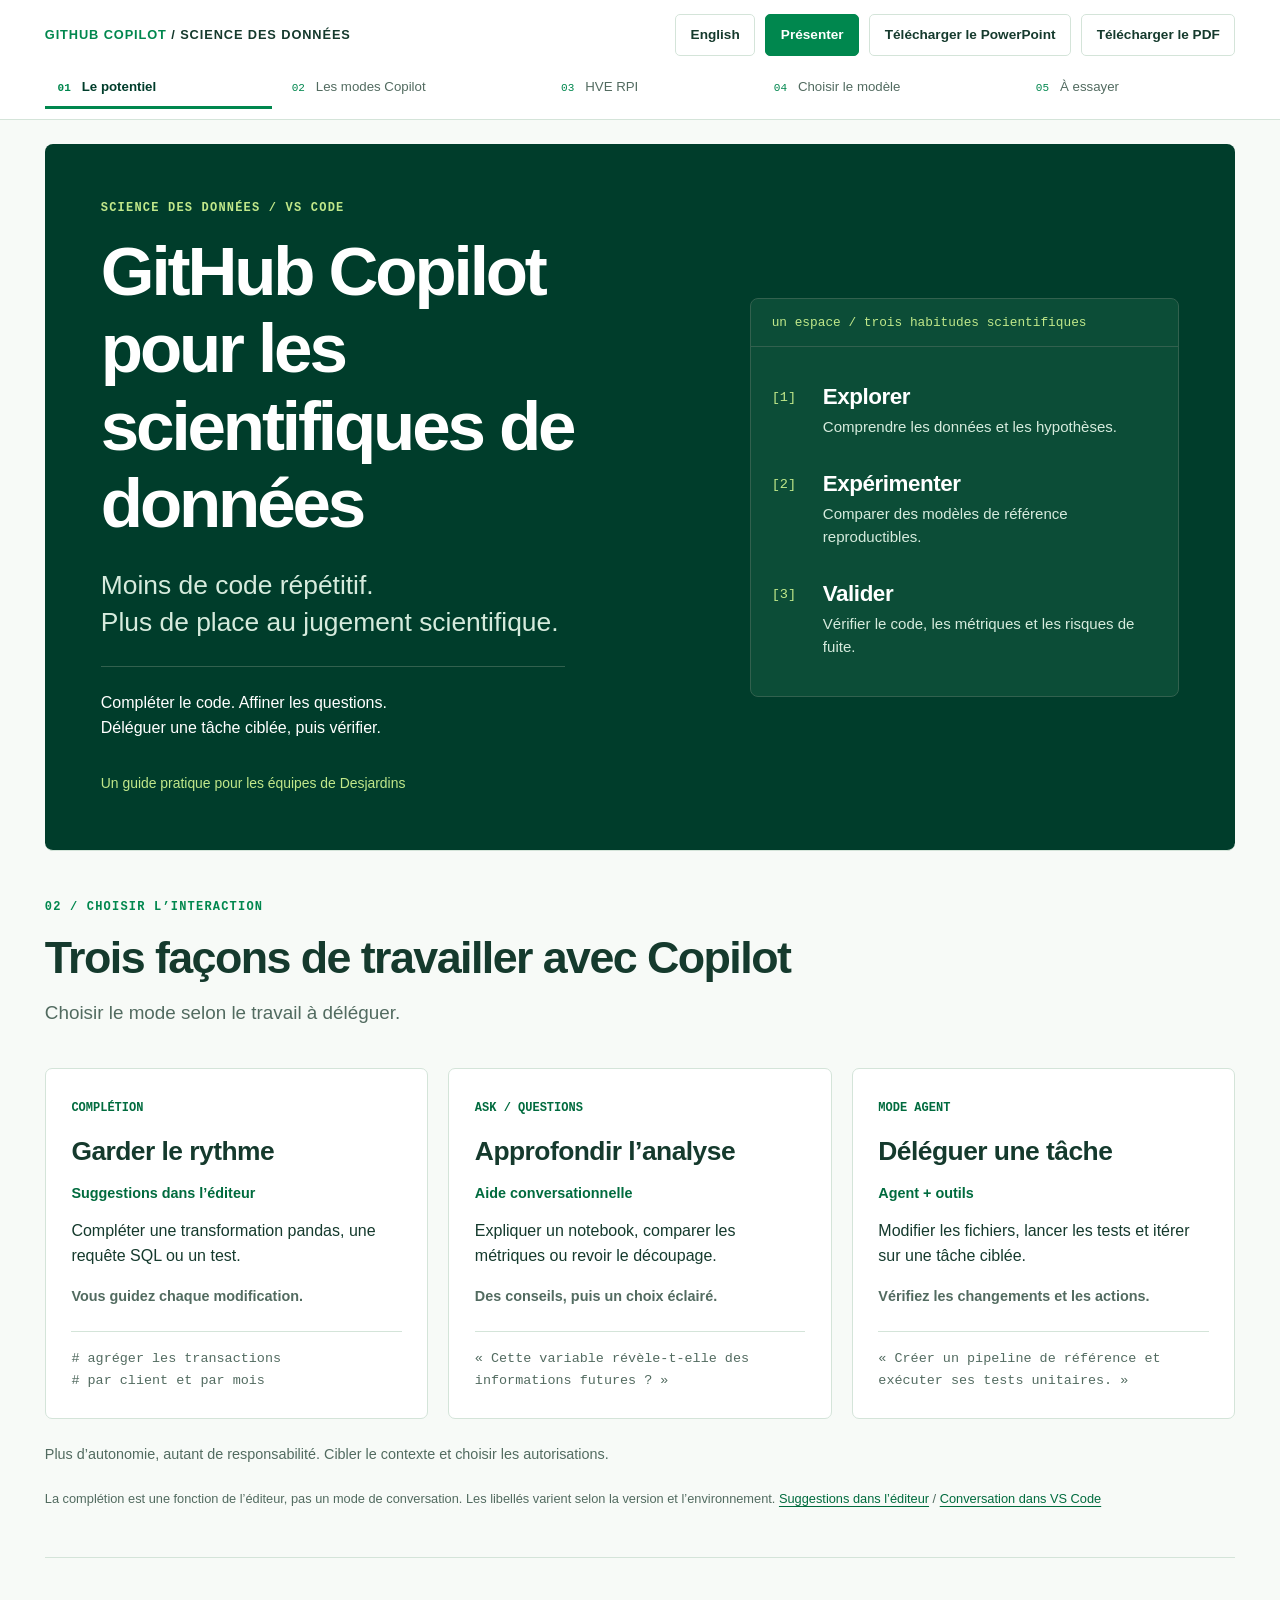
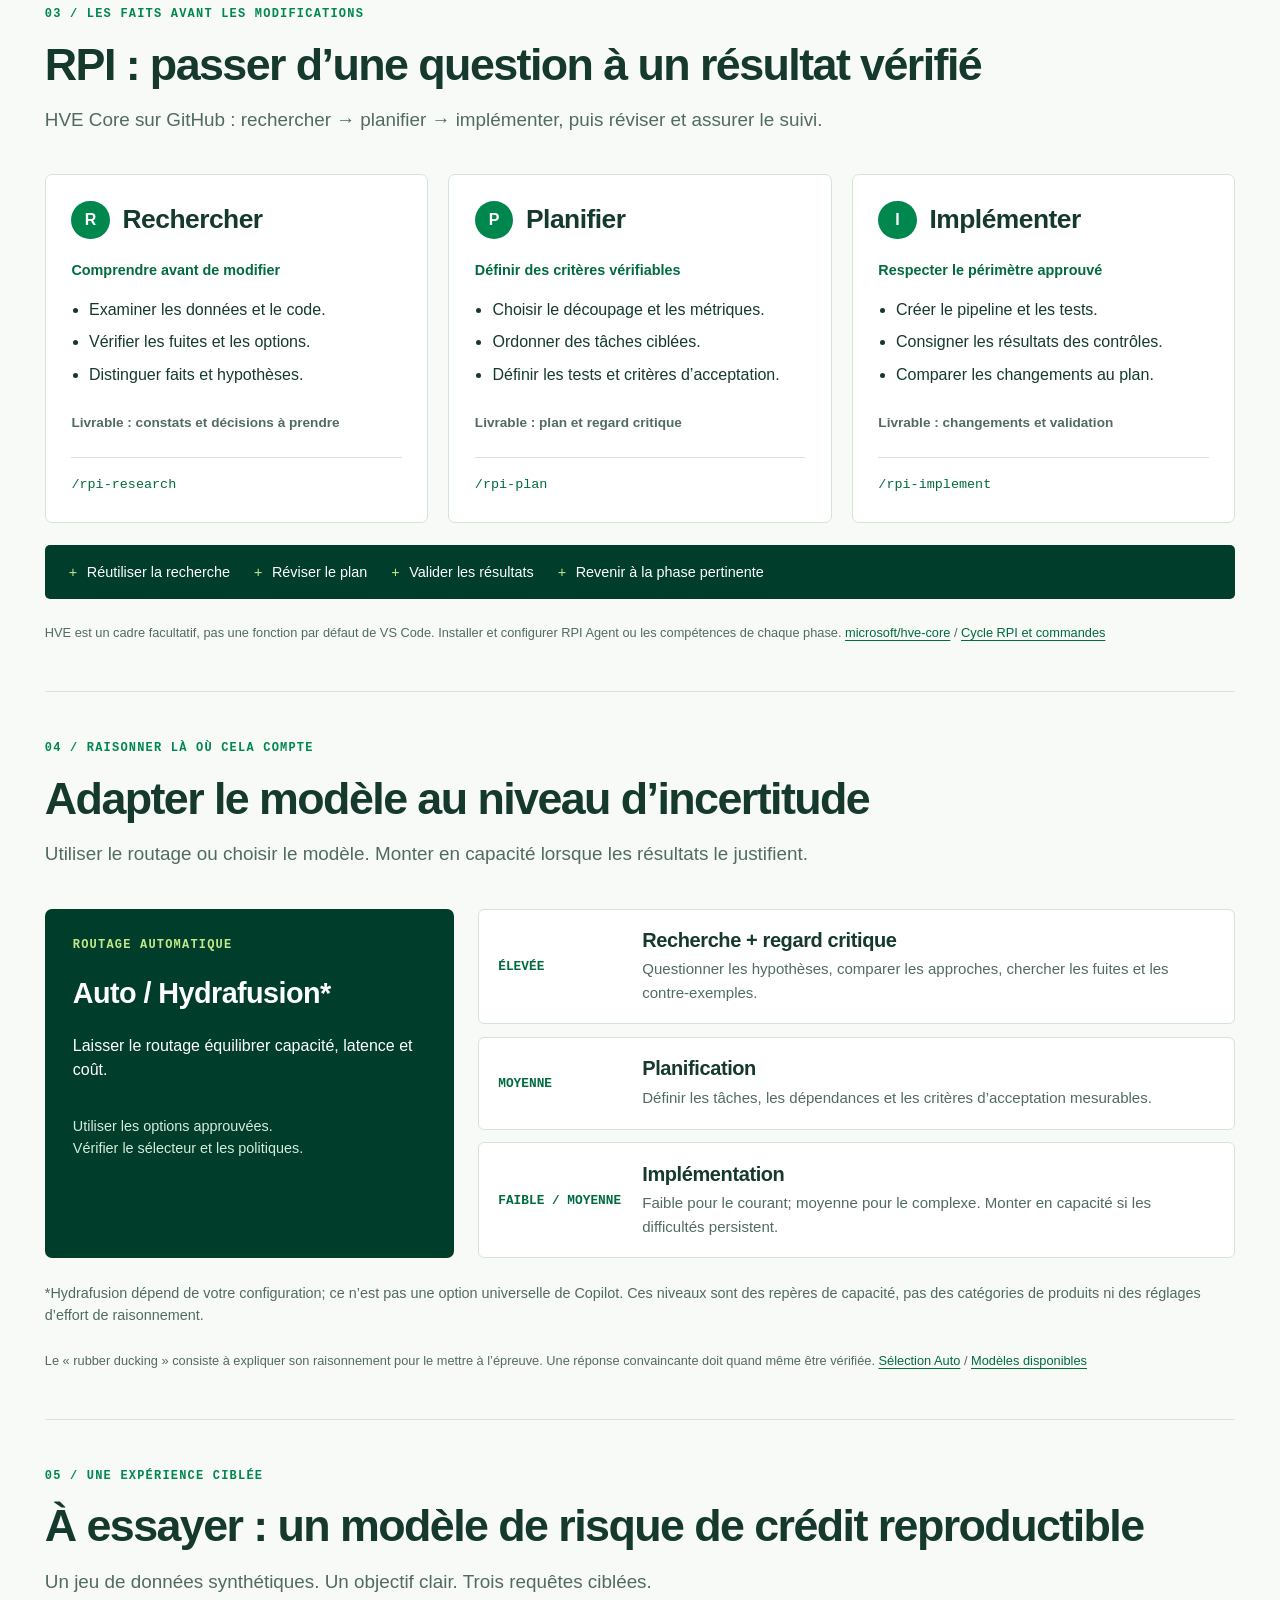
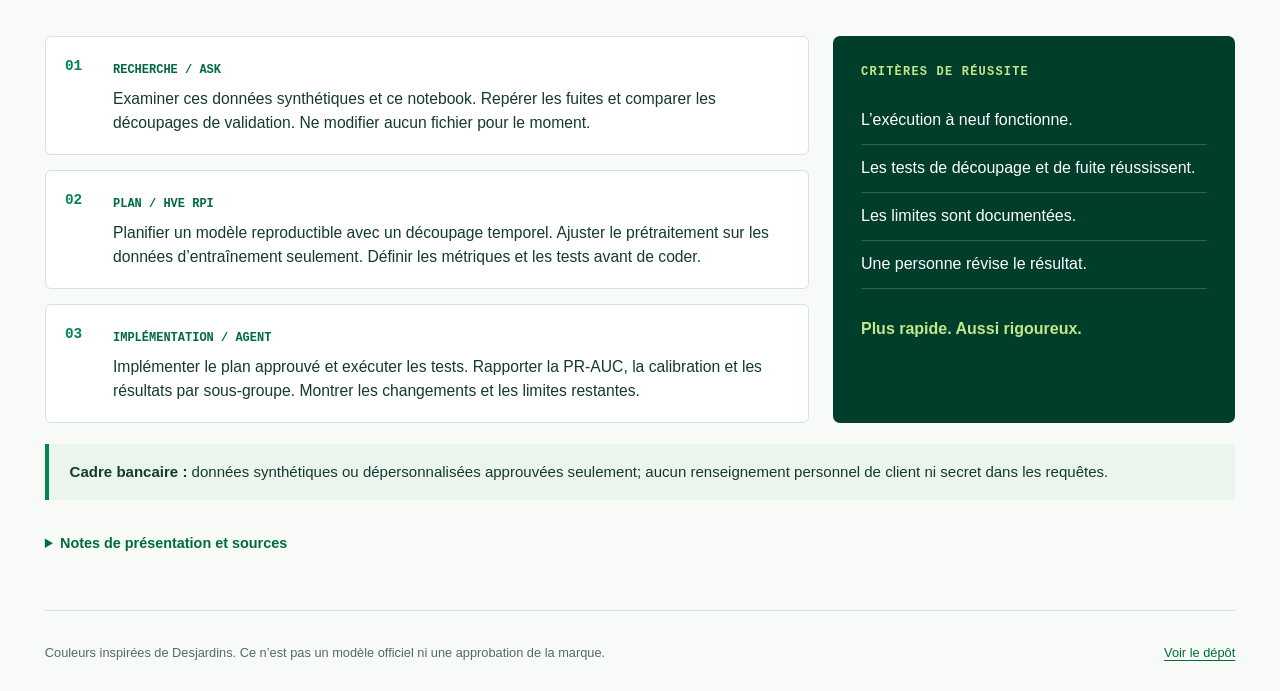
<file: index.html>
<!doctype html>
<html lang="fr-CA">
<head>
  <meta charset="utf-8">
  <meta name="viewport" content="width=device-width, initial-scale=1">
  <meta name="description" content="Cinq diapositives sur GitHub Copilot pour les scientifiques de données dans VS Code : complétion, Ask, mode agent, HVE RPI et choix du modèle.">
  <meta name="theme-color" content="#00874e">
  <link rel="alternate" hreflang="fr" href="./">
  <link rel="alternate" hreflang="en" href="en.html">
  <title>GitHub Copilot pour les scientifiques de données | VS Code + HVE RPI</title>
  <link rel="stylesheet" href="assets/presentation.css">
</head>
<body>
  <a class="skip" href="#main">Aller à la présentation</a>
  <header class="site-header">
    <div class="toolbar">
      <div class="wordmark"><span>GITHUB COPILOT</span> / SCIENCE DES DONNÉES</div>
      <div class="actions">
        <a class="button" href="en.html" lang="en" hreflang="en" aria-label="Read the English version">English</a>
        <button id="present" class="button primary" type="button" aria-pressed="false" hidden>Présenter</button>
        <a class="button" href="presentations/github-copilot-data-scientists-desjardins-fr.pptx" download>Télécharger le PowerPoint</a>
        <a class="button" href="presentations/github-copilot-data-scientists-desjardins-fr.pdf" download>Télécharger le PDF</a>
      </div>
    </div>
    <nav class="chapter-nav" aria-label="Diapositives de la présentation">
      <a href="#slide-1" aria-current="step"><small>01</small> Le potentiel</a>
      <a href="#slide-2"><small>02</small> Les modes Copilot</a>
      <a href="#slide-3"><small>03</small> HVE RPI</a>
      <a href="#slide-4"><small>04</small> Choisir le modèle</a>
      <a href="#slide-5"><small>05</small> À essayer</a>
    </nav>
  </header>

  <main id="main">
    <section class="slide hero is-active" id="slide-1" aria-labelledby="title-1" tabindex="-1">
      <div>
        <p class="eyebrow">Science des données / VS Code</p>
        <h1 id="title-1">GitHub Copilot<br>pour les scientifiques de données</h1>
        <p class="thesis">Moins de code répétitif.<br>Plus de place au jugement scientifique.</p>
        <p class="promise">Compléter le code. Affiner les questions.<br>Déléguer une tâche ciblée, puis vérifier.</p>
        <p class="audience">Un guide pratique pour les équipes de Desjardins</p>
      </div>
      <div class="notebook" aria-label="Le travail en science des données dans un seul espace">
        <div class="notebook-header">un espace / trois habitudes scientifiques</div>
        <ol>
          <li><div><h3>Explorer</h3><p>Comprendre les données et les hypothèses.</p></div></li>
          <li><div><h3>Expérimenter</h3><p>Comparer des modèles de référence reproductibles.</p></div></li>
          <li><div><h3>Valider</h3><p>Vérifier le code, les métriques et les risques de fuite.</p></div></li>
        </ol>
      </div>
    </section>

    <section class="slide" id="slide-2" aria-labelledby="title-2" tabindex="-1">
      <p class="eyebrow">02 / Choisir l’interaction</p>
      <h2 id="title-2">Trois façons de travailler avec Copilot</h2>
      <p class="intro">Choisir le mode selon le travail à déléguer.</p>
      <div class="cards">
        <article class="card">
          <span class="tag">COMPLÉTION</span>
          <h3>Garder le rythme</h3>
          <p class="lead">Suggestions dans l’éditeur</p>
          <p>Compléter une transformation pandas, une requête SQL ou un test.</p>
          <p class="guard">Vous guidez chaque modification.</p>
          <code># agréger les transactions<br># par client et par mois</code>
        </article>
        <article class="card">
          <span class="tag">ASK / QUESTIONS</span>
          <h3>Approfondir l’analyse</h3>
          <p class="lead">Aide conversationnelle</p>
          <p>Expliquer un notebook, comparer les métriques ou revoir le découpage.</p>
          <p class="guard">Des conseils, puis un choix éclairé.</p>
          <code>« Cette variable révèle-t-elle des informations futures ? »</code>
        </article>
        <article class="card">
          <span class="tag">MODE AGENT</span>
          <h3>Déléguer une tâche</h3>
          <p class="lead">Agent + outils</p>
          <p>Modifier les fichiers, lancer les tests et itérer sur une tâche ciblée.</p>
          <p class="guard">Vérifiez les changements et les actions.</p>
          <code>« Créer un pipeline de référence et exécuter ses tests unitaires. »</code>
        </article>
      </div>
      <p class="section-note">Plus d’autonomie, autant de responsabilité. Cibler le contexte et choisir les autorisations.</p>
      <p class="source">La complétion est une fonction de l’éditeur, pas un mode de conversation. Les libellés varient selon la version et l’environnement.
        <a href="https://code.visualstudio.com/docs/editing/ai-powered-suggestions">Suggestions dans l’éditeur</a> /
        <a href="https://code.visualstudio.com/docs/chat/chat-overview">Conversation dans VS Code</a>
      </p>
    </section>

    <section class="slide" id="slide-3" aria-labelledby="title-3" tabindex="-1">
      <p class="eyebrow">03 / Les faits avant les modifications</p>
      <h2 id="title-3">RPI : passer d’une question à un résultat vérifié</h2>
      <p class="intro">HVE Core sur GitHub : rechercher &rarr; planifier &rarr; implémenter, puis réviser et assurer le suivi.</p>
      <div class="cards rpi">
        <article class="card">
          <div class="step-title"><span class="step-letter" aria-hidden="true">R</span><h3>Rechercher</h3></div>
          <p class="lead">Comprendre avant de modifier</p>
          <ul><li>Examiner les données et le code.</li><li>Vérifier les fuites et les options.</li><li>Distinguer faits et hypothèses.</li></ul>
          <p class="output">Livrable : constats et décisions à prendre</p>
          <code>/rpi-research</code>
        </article>
        <article class="card">
          <div class="step-title"><span class="step-letter" aria-hidden="true">P</span><h3>Planifier</h3></div>
          <p class="lead">Définir des critères vérifiables</p>
          <ul><li>Choisir le découpage et les métriques.</li><li>Ordonner des tâches ciblées.</li><li>Définir les tests et critères d’acceptation.</li></ul>
          <p class="output">Livrable : plan et regard critique</p>
          <code>/rpi-plan</code>
        </article>
        <article class="card">
          <div class="step-title"><span class="step-letter" aria-hidden="true">I</span><h3>Implémenter</h3></div>
          <p class="lead">Respecter le périmètre approuvé</p>
          <ul><li>Créer le pipeline et les tests.</li><li>Consigner les résultats des contrôles.</li><li>Comparer les changements au plan.</li></ul>
          <p class="output">Livrable : changements et validation</p>
          <code>/rpi-implement</code>
        </article>
      </div>
      <div class="review-strip"><span>Réutiliser la recherche</span><span>Réviser le plan</span><span>Valider les résultats</span><span>Revenir à la phase pertinente</span></div>
      <p class="source">HVE est un cadre facultatif, pas une fonction par défaut de VS Code. Installer et configurer RPI Agent ou les compétences de chaque phase.
        <a href="https://github.com/microsoft/hve-core">microsoft/hve-core</a> /
        <a href="https://github.com/microsoft/hve-core/blob/main/docs/rpi/README.md">Cycle RPI et commandes</a>
      </p>
    </section>

    <section class="slide" id="slide-4" aria-labelledby="title-4" tabindex="-1">
      <p class="eyebrow">04 / Raisonner là où cela compte</p>
      <h2 id="title-4">Adapter le modèle au niveau d’incertitude</h2>
      <p class="intro">Utiliser le routage ou choisir le modèle. Monter en capacité lorsque les résultats le justifient.</p>
      <div class="model-layout">
        <aside class="router" aria-label="Routage automatique">
          <p class="eyebrow">Routage automatique</p>
          <h3>Auto / Hydrafusion*</h3>
          <p>Laisser le routage équilibrer capacité, latence et coût.</p>
          <p>Utiliser les options approuvées.<br>Vérifier le sélecteur et les politiques.</p>
        </aside>
        <div class="model-rows" aria-label="Choix manuel de la capacité">
          <article class="model-row"><strong>ÉLEVÉE</strong><div><h3>Recherche + regard critique</h3><p>Questionner les hypothèses, comparer les approches, chercher les fuites et les contre-exemples.</p></div></article>
          <article class="model-row"><strong>MOYENNE</strong><div><h3>Planification</h3><p>Définir les tâches, les dépendances et les critères d’acceptation mesurables.</p></div></article>
          <article class="model-row"><strong>FAIBLE / MOYENNE</strong><div><h3>Implémentation</h3><p>Faible pour le courant; moyenne pour le complexe. Monter en capacité si les difficultés persistent.</p></div></article>
        </div>
      </div>
      <p class="section-note">*Hydrafusion dépend de votre configuration; ce n’est pas une option universelle de Copilot. Ces niveaux sont des repères de capacité, pas des catégories de produits ni des réglages d’effort de raisonnement.</p>
      <p class="source">Le « rubber ducking » consiste à expliquer son raisonnement pour le mettre à l’épreuve. Une réponse convaincante doit quand même être vérifiée.
        <a href="https://docs.github.com/en/copilot/concepts/models/auto-model-selection">Sélection Auto</a> /
        <a href="https://docs.github.com/en/copilot/reference/ai-models/supported-models">Modèles disponibles</a>
      </p>
    </section>

    <section class="slide" id="slide-5" aria-labelledby="title-5" tabindex="-1">
      <p class="eyebrow">05 / Une expérience ciblée</p>
      <h2 id="title-5">À essayer : un modèle de risque de crédit reproductible</h2>
      <p class="intro">Un jeu de données synthétiques. Un objectif clair. Trois requêtes ciblées.</p>
      <div class="demo-layout">
        <div class="prompts">
          <article class="prompt"><span class="prompt-number" aria-hidden="true">01</span><div><span class="tag">RECHERCHE / ASK</span><blockquote>Examiner ces données synthétiques et ce notebook. Repérer les fuites et comparer les découpages de validation. Ne modifier aucun fichier pour le moment.</blockquote></div></article>
          <article class="prompt"><span class="prompt-number" aria-hidden="true">02</span><div><span class="tag">PLAN / HVE RPI</span><blockquote>Planifier un modèle reproductible avec un découpage temporel. Ajuster le prétraitement sur les données d’entraînement seulement. Définir les métriques et les tests avant de coder.</blockquote></div></article>
          <article class="prompt"><span class="prompt-number" aria-hidden="true">03</span><div><span class="tag">IMPLÉMENTATION / AGENT</span><blockquote>Implémenter le plan approuvé et exécuter les tests. Rapporter la PR-AUC, la calibration et les résultats par sous-groupe. Montrer les changements et les limites restantes.</blockquote></div></article>
        </div>
        <aside class="done" aria-label="Critères d’acceptation">
          <p class="eyebrow">Critères de réussite</p>
          <ul><li>L’exécution à neuf fonctionne.</li><li>Les tests de découpage et de fuite réussissent.</li><li>Les limites sont documentées.</li><li>Une personne révise le résultat.</li></ul>
          <p>Plus rapide. Aussi rigoureux.</p>
        </aside>
      </div>
      <p class="guardrail"><strong>Cadre bancaire :</strong> données synthétiques ou dépersonnalisées approuvées seulement; aucun renseignement personnel de client ni secret dans les requêtes.</p>
      <details>
        <summary>Notes de présentation et sources</summary>
        <p>Il s’agit d’un exemple éducatif, pas d’une approbation de modèle de crédit en production. Convenir des seuils avec le métier avant de coder. Tenir compte de l’horizon de prédiction, de l’isolation des clients et des intervalles temporels selon les données. Conserver un jeu de test final intact.</p>
        <p>La PR-AUC n’est pas un critère suffisant. La calibration, l’incertitude et les sous-groupes doivent être interprétés dans leur contexte. Une analyse par sous-groupe ne démontre ni l’équité ni la conformité. Une exécution à neuf nécessite des dépendances et des graines aléatoires documentées, ainsi qu’un environnement vierge.</p>
        <p>Les politiques du client déterminent les données, les fournisseurs, les autorisations et les durées de conservation acceptables. La dépersonnalisation exige une approbation et ne garantit pas la confidentialité. Les niveaux de capacité proposés sont des conseils d’atelier, pas des exigences HVE. Le comportement et la disponibilité d’Hydrafusion n’ont pas été vérifiés dans la documentation publique de Copilot.</p>
        <ul>
          <li><a href="https://code.visualstudio.com/docs/editing/ai-powered-suggestions">VS Code : suggestions dans l’éditeur</a></li>
          <li><a href="https://code.visualstudio.com/docs/chat/chat-overview">VS Code : conversation et contexte</a></li>
          <li><a href="https://github.com/microsoft/hve-core/blob/main/docs/rpi/README.md">HVE Core : cycle RPI</a> (recherche au besoin, critique du plan, implémentation, révision facultative et suivi)</li>
          <li><a href="https://docs.github.com/en/copilot/concepts/models/auto-model-selection">GitHub : sélection Auto</a></li>
          <li><a href="https://docs.github.com/en/copilot/reference/ai-models/supported-models">GitHub : modèles pris en charge</a></li>
        </ul>
        <p>Sources consultées le 20 octobre 2026. Les fonctionnalités, la disponibilité et les libellés peuvent évoluer.</p>
      </details>
    </section>
  </main>

  <div class="present-controls" id="present-controls" hidden>
    <button class="button" id="previous" type="button" aria-label="Diapositive précédente">Précédente</button>
    <span id="counter">1 / 5</span>
    <button class="button primary" id="next" type="button" aria-label="Diapositive suivante">Suivante</button>
    <span class="source">Flèches pour naviguer. Échap pour revenir à la lecture.</span>
  </div>
  <p class="sr-only" id="announcement" aria-live="polite" aria-atomic="true"></p>
  <footer class="page-footer">
    <span>Couleurs inspirées de Desjardins. Ce n’est pas un modèle officiel ni une approbation de la marque.</span>
    <a href="https://github.com/devopsabcs-engineering/dj-github-copilot-fundamentals">Voir le dépôt</a>
  </footer>
  <script src="assets/presentation.js"></script>
</body>
</html>
</file>
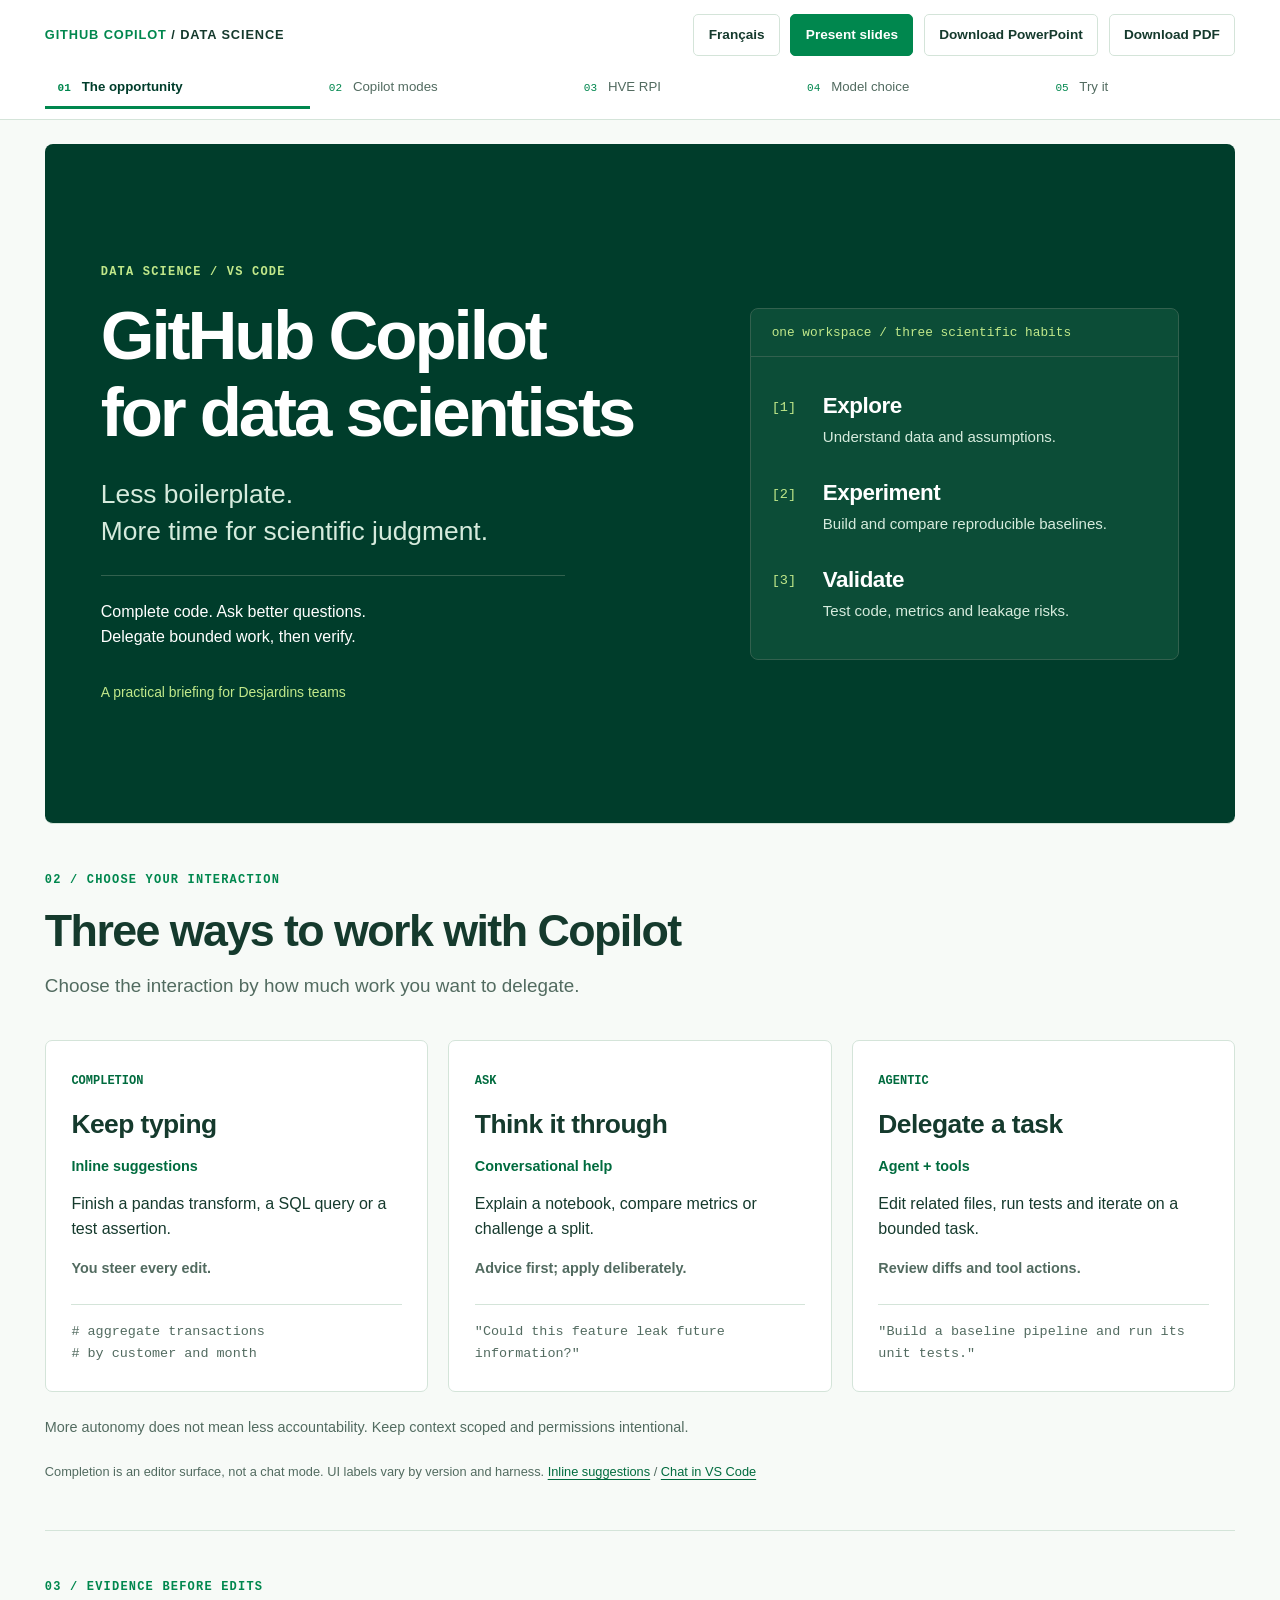
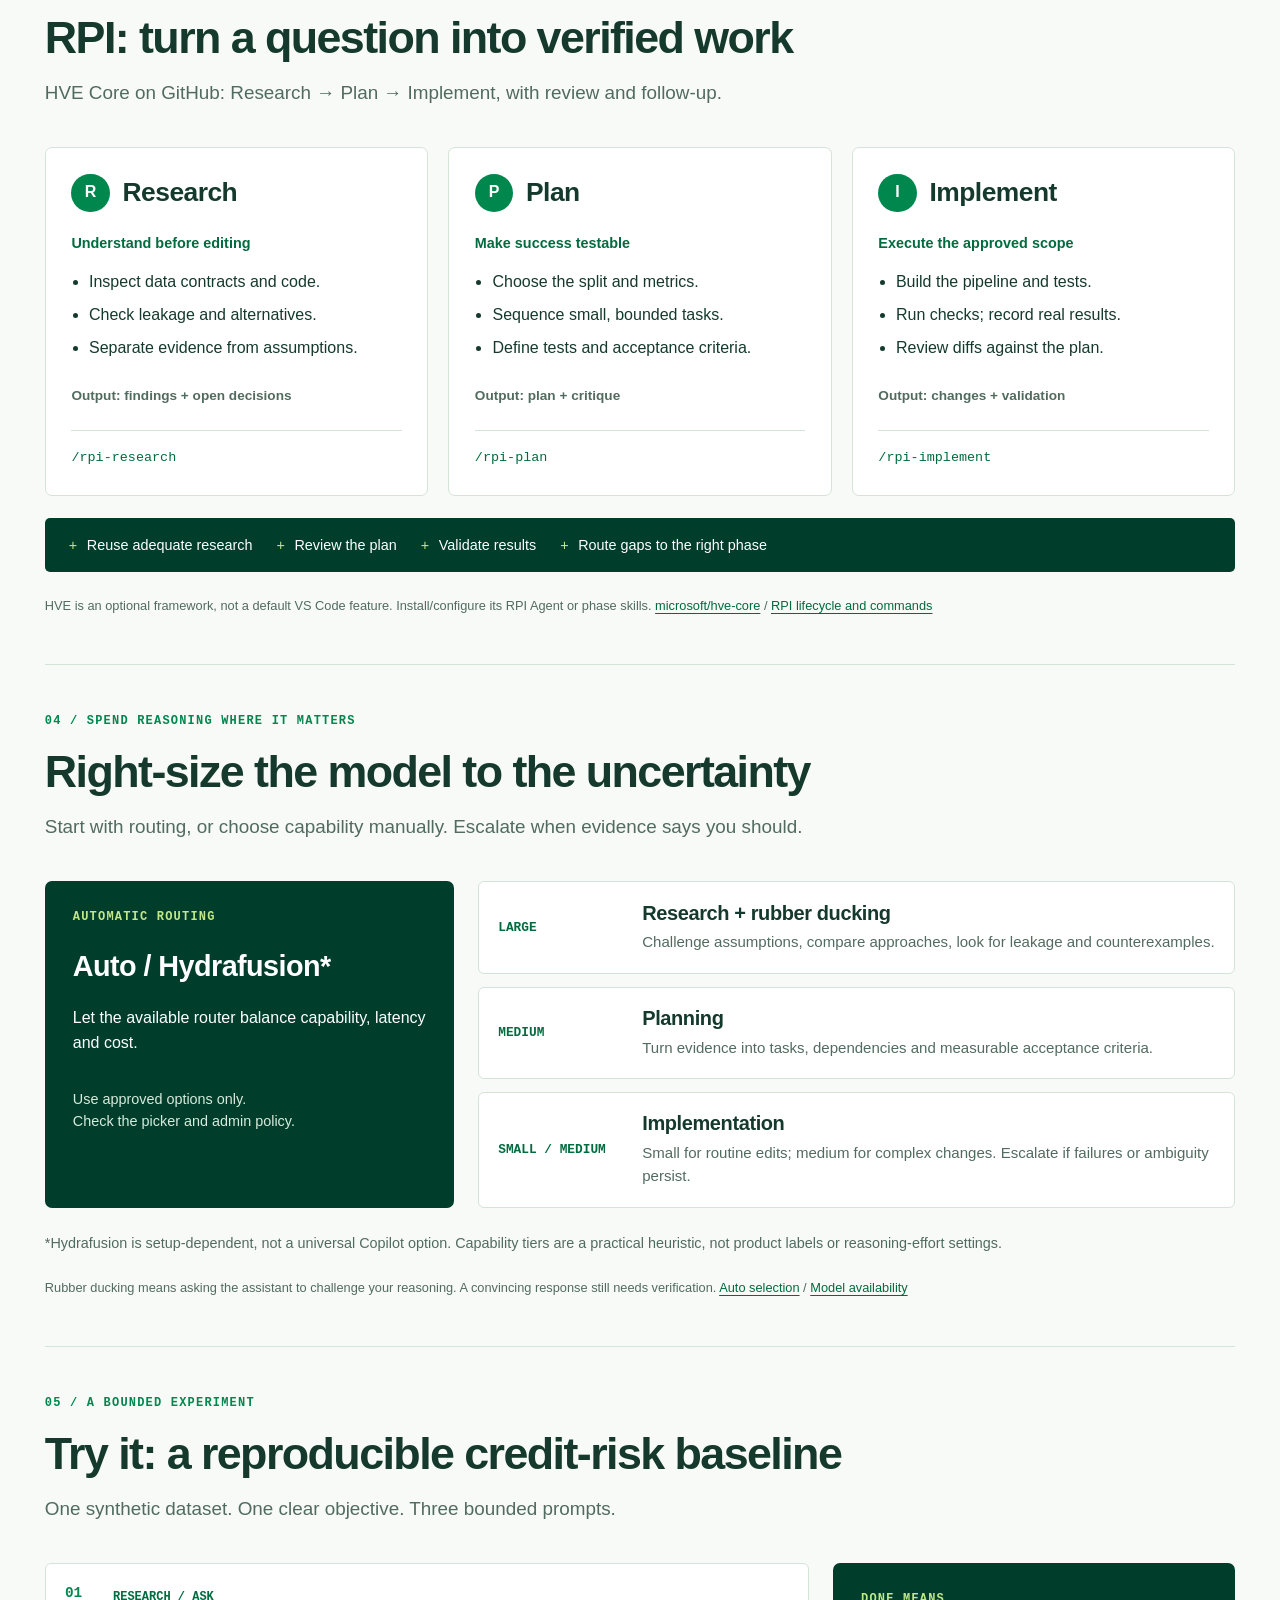
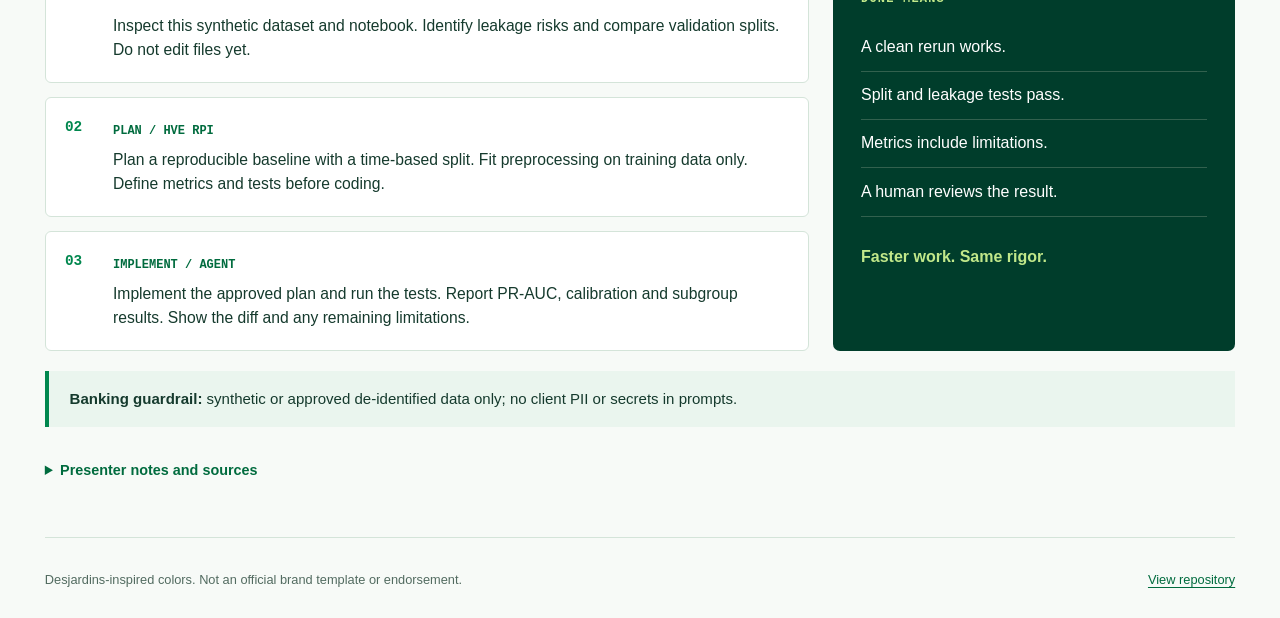
<file: en.html>
<!doctype html>
<html lang="en">
<head>
  <meta charset="utf-8">
  <meta name="viewport" content="width=device-width, initial-scale=1">
  <meta name="description" content="A five-slide briefing on GitHub Copilot for data scientists in VS Code: completion, Ask, agentic work, HVE RPI and model choice.">
  <meta name="theme-color" content="#00874e">
  <link rel="alternate" hreflang="fr" href="./">
  <link rel="alternate" hreflang="en" href="en.html">
  <title>GitHub Copilot for Data Scientists | VS Code + HVE RPI</title>
  <link rel="stylesheet" href="assets/presentation.css">
</head>
<body>
  <a class="skip" href="#main">Skip to presentation</a>
  <header class="site-header">
    <div class="toolbar">
      <div class="wordmark"><span>GITHUB COPILOT</span> / DATA SCIENCE</div>
      <div class="actions">
        <a class="button" href="./" lang="fr" hreflang="fr" aria-label="Lire la version française">Français</a>
        <button id="present" class="button primary" type="button" aria-pressed="false" hidden>Present slides</button>
        <a class="button" href="presentations/github-copilot-data-scientists-desjardins.pptx" download>Download PowerPoint</a>
        <a class="button" href="presentations/github-copilot-data-scientists-desjardins.pdf" download>Download PDF</a>
      </div>
    </div>
    <nav class="chapter-nav" aria-label="Presentation slides">
      <a href="#slide-1" aria-current="step"><small>01</small> The opportunity</a>
      <a href="#slide-2"><small>02</small> Copilot modes</a>
      <a href="#slide-3"><small>03</small> HVE RPI</a>
      <a href="#slide-4"><small>04</small> Model choice</a>
      <a href="#slide-5"><small>05</small> Try it</a>
    </nav>
  </header>

  <main id="main">
    <section class="slide hero is-active" id="slide-1" aria-labelledby="title-1" tabindex="-1">
      <div>
        <p class="eyebrow">Data science / VS Code</p>
        <h1 id="title-1">GitHub Copilot<br>for data scientists</h1>
        <p class="thesis">Less boilerplate.<br>More time for scientific judgment.</p>
        <p class="promise">Complete code. Ask better questions.<br>Delegate bounded work, then verify.</p>
        <p class="audience">A practical briefing for Desjardins teams</p>
      </div>
      <div class="notebook" aria-label="The data science workflow in one workspace">
        <div class="notebook-header">one workspace / three scientific habits</div>
        <ol>
          <li><div><h3>Explore</h3><p>Understand data and assumptions.</p></div></li>
          <li><div><h3>Experiment</h3><p>Build and compare reproducible baselines.</p></div></li>
          <li><div><h3>Validate</h3><p>Test code, metrics and leakage risks.</p></div></li>
        </ol>
      </div>
    </section>

    <section class="slide" id="slide-2" aria-labelledby="title-2" tabindex="-1">
      <p class="eyebrow">02 / Choose your interaction</p>
      <h2 id="title-2">Three ways to work with Copilot</h2>
      <p class="intro">Choose the interaction by how much work you want to delegate.</p>
      <div class="cards">
        <article class="card">
          <span class="tag">COMPLETION</span>
          <h3>Keep typing</h3>
          <p class="lead">Inline suggestions</p>
          <p>Finish a pandas transform, a SQL query or a test assertion.</p>
          <p class="guard">You steer every edit.</p>
          <code># aggregate transactions<br># by customer and month</code>
        </article>
        <article class="card">
          <span class="tag">ASK</span>
          <h3>Think it through</h3>
          <p class="lead">Conversational help</p>
          <p>Explain a notebook, compare metrics or challenge a split.</p>
          <p class="guard">Advice first; apply deliberately.</p>
          <code>"Could this feature leak future information?"</code>
        </article>
        <article class="card">
          <span class="tag">AGENTIC</span>
          <h3>Delegate a task</h3>
          <p class="lead">Agent + tools</p>
          <p>Edit related files, run tests and iterate on a bounded task.</p>
          <p class="guard">Review diffs and tool actions.</p>
          <code>"Build a baseline pipeline and run its unit tests."</code>
        </article>
      </div>
      <p class="section-note">More autonomy does not mean less accountability. Keep context scoped and permissions intentional.</p>
      <p class="source">Completion is an editor surface, not a chat mode. UI labels vary by version and harness.
        <a href="https://code.visualstudio.com/docs/editing/ai-powered-suggestions">Inline suggestions</a> /
        <a href="https://code.visualstudio.com/docs/chat/chat-overview">Chat in VS Code</a>
      </p>
    </section>

    <section class="slide" id="slide-3" aria-labelledby="title-3" tabindex="-1">
      <p class="eyebrow">03 / Evidence before edits</p>
      <h2 id="title-3">RPI: turn a question into verified work</h2>
      <p class="intro">HVE Core on GitHub: Research &rarr; Plan &rarr; Implement, with review and follow-up.</p>
      <div class="cards rpi">
        <article class="card">
          <div class="step-title"><span class="step-letter" aria-hidden="true">R</span><h3>Research</h3></div>
          <p class="lead">Understand before editing</p>
          <ul><li>Inspect data contracts and code.</li><li>Check leakage and alternatives.</li><li>Separate evidence from assumptions.</li></ul>
          <p class="output">Output: findings + open decisions</p>
          <code>/rpi-research</code>
        </article>
        <article class="card">
          <div class="step-title"><span class="step-letter" aria-hidden="true">P</span><h3>Plan</h3></div>
          <p class="lead">Make success testable</p>
          <ul><li>Choose the split and metrics.</li><li>Sequence small, bounded tasks.</li><li>Define tests and acceptance criteria.</li></ul>
          <p class="output">Output: plan + critique</p>
          <code>/rpi-plan</code>
        </article>
        <article class="card">
          <div class="step-title"><span class="step-letter" aria-hidden="true">I</span><h3>Implement</h3></div>
          <p class="lead">Execute the approved scope</p>
          <ul><li>Build the pipeline and tests.</li><li>Run checks; record real results.</li><li>Review diffs against the plan.</li></ul>
          <p class="output">Output: changes + validation</p>
          <code>/rpi-implement</code>
        </article>
      </div>
      <div class="review-strip"><span>Reuse adequate research</span><span>Review the plan</span><span>Validate results</span><span>Route gaps to the right phase</span></div>
      <p class="source">HVE is an optional framework, not a default VS Code feature. Install/configure its RPI Agent or phase skills.
        <a href="https://github.com/microsoft/hve-core">microsoft/hve-core</a> /
        <a href="https://github.com/microsoft/hve-core/blob/main/docs/rpi/README.md">RPI lifecycle and commands</a>
      </p>
    </section>

    <section class="slide" id="slide-4" aria-labelledby="title-4" tabindex="-1">
      <p class="eyebrow">04 / Spend reasoning where it matters</p>
      <h2 id="title-4">Right-size the model to the uncertainty</h2>
      <p class="intro">Start with routing, or choose capability manually. Escalate when evidence says you should.</p>
      <div class="model-layout">
        <aside class="router" aria-label="Automatic routing">
          <p class="eyebrow">Automatic routing</p>
          <h3>Auto / Hydrafusion*</h3>
          <p>Let the available router balance capability, latency and cost.</p>
          <p>Use approved options only.<br>Check the picker and admin policy.</p>
        </aside>
        <div class="model-rows" aria-label="Manual capability choices">
          <article class="model-row"><strong>LARGE</strong><div><h3>Research + rubber ducking</h3><p>Challenge assumptions, compare approaches, look for leakage and counterexamples.</p></div></article>
          <article class="model-row"><strong>MEDIUM</strong><div><h3>Planning</h3><p>Turn evidence into tasks, dependencies and measurable acceptance criteria.</p></div></article>
          <article class="model-row"><strong>SMALL / MEDIUM</strong><div><h3>Implementation</h3><p>Small for routine edits; medium for complex changes. Escalate if failures or ambiguity persist.</p></div></article>
        </div>
      </div>
      <p class="section-note">*Hydrafusion is setup-dependent, not a universal Copilot option. Capability tiers are a practical heuristic, not product labels or reasoning-effort settings.</p>
      <p class="source">Rubber ducking means asking the assistant to challenge your reasoning. A convincing response still needs verification.
        <a href="https://docs.github.com/en/copilot/concepts/models/auto-model-selection">Auto selection</a> /
        <a href="https://docs.github.com/en/copilot/reference/ai-models/supported-models">Model availability</a>
      </p>
    </section>

    <section class="slide" id="slide-5" aria-labelledby="title-5" tabindex="-1">
      <p class="eyebrow">05 / A bounded experiment</p>
      <h2 id="title-5">Try it: a reproducible credit-risk baseline</h2>
      <p class="intro">One synthetic dataset. One clear objective. Three bounded prompts.</p>
      <div class="demo-layout">
        <div class="prompts">
          <article class="prompt"><span class="prompt-number" aria-hidden="true">01</span><div><span class="tag">RESEARCH / ASK</span><blockquote>Inspect this synthetic dataset and notebook. Identify leakage risks and compare validation splits. Do not edit files yet.</blockquote></div></article>
          <article class="prompt"><span class="prompt-number" aria-hidden="true">02</span><div><span class="tag">PLAN / HVE RPI</span><blockquote>Plan a reproducible baseline with a time-based split. Fit preprocessing on training data only. Define metrics and tests before coding.</blockquote></div></article>
          <article class="prompt"><span class="prompt-number" aria-hidden="true">03</span><div><span class="tag">IMPLEMENT / AGENT</span><blockquote>Implement the approved plan and run the tests. Report PR-AUC, calibration and subgroup results. Show the diff and any remaining limitations.</blockquote></div></article>
        </div>
        <aside class="done" aria-label="Acceptance checks">
          <p class="eyebrow">Done means</p>
          <ul><li>A clean rerun works.</li><li>Split and leakage tests pass.</li><li>Metrics include limitations.</li><li>A human reviews the result.</li></ul>
          <p>Faster work. Same rigor.</p>
        </aside>
      </div>
      <p class="guardrail"><strong>Banking guardrail:</strong> synthetic or approved de-identified data only; no client PII or secrets in prompts.</p>
      <details>
        <summary>Presenter notes and sources</summary>
        <p>This is an educational workflow, not a production credit-model approval. Choose thresholds with the business before implementation. Account for label horizons, customer isolation and temporal gaps when the data requires them. Reserve the final holdout for final evaluation.</p>
        <p>PR-AUC is not a complete decision criterion. Calibration, uncertainty and subgroup analysis need context; subgroup results do not establish fairness or compliance. A clean rerun uses documented dependencies and seeds and a fresh kernel/environment.</p>
        <p>Customer policy governs approved data, providers, tool permissions and retention. De-identification requires approval and does not guarantee privacy. The large/medium/small mapping is a workshop recommendation, not an HVE requirement. Hydrafusion behavior and availability were not verified in public Copilot documentation.</p>
        <ul>
          <li><a href="https://code.visualstudio.com/docs/editing/ai-powered-suggestions">VS Code: inline suggestions</a></li>
          <li><a href="https://code.visualstudio.com/docs/chat/chat-overview">VS Code: chat and context</a></li>
          <li><a href="https://github.com/microsoft/hve-core/blob/main/docs/rpi/README.md">HVE Core: RPI lifecycle</a> (research as needed; plan critique; implement; optional review; follow-up)</li>
          <li><a href="https://docs.github.com/en/copilot/concepts/models/auto-model-selection">GitHub: Auto selection</a></li>
          <li><a href="https://docs.github.com/en/copilot/reference/ai-models/supported-models">GitHub: supported models</a></li>
        </ul>
        <p>Sources checked October 20, 2026. Product availability and labels can change.</p>
      </details>
    </section>
  </main>

  <div class="present-controls" id="present-controls" hidden>
    <button class="button" id="previous" type="button" aria-label="Previous slide">Previous</button>
    <span id="counter">1 / 5</span>
    <button class="button primary" id="next" type="button" aria-label="Next slide">Next</button>
    <span class="source">Arrow keys to navigate. Esc to read the page.</span>
  </div>
  <p class="sr-only" id="announcement" aria-live="polite" aria-atomic="true"></p>
  <footer class="page-footer">
    <span>Desjardins-inspired colors. Not an official brand template or endorsement.</span>
    <a href="https://github.com/devopsabcs-engineering/dj-github-copilot-fundamentals">View repository</a>
  </footer>
  <script src="assets/presentation.js"></script>
</body>
</html>
</file>
<file: assets/presentation.css>
:root {
      color-scheme: light;
      --green: #00874e;
      --deep: #003d2b;
      --ink: #153a2d;
      --muted: #526b60;
      --paper: #f7faf7;
      --wash: #eaf5ee;
      --line: #d4e4d9;
      --lime: #c1e88a;
      --display: "Aptos Display", "Segoe UI", sans-serif;
      --body: "Aptos", "Segoe UI", sans-serif;
      --mono: "Cascadia Code", Consolas, monospace;
    }
    * { box-sizing: border-box; }
    html { scroll-behavior: smooth; scroll-padding-top: 9rem; }
    body { margin: 0; background: var(--paper); color: var(--ink); font: 1rem/1.55 var(--body); }
    a { color: #006b3e; text-underline-offset: .2em; }
    button, a { -webkit-tap-highlight-color: transparent; }
    button { font: inherit; cursor: pointer; }
    :focus-visible { outline: 3px solid #b26a00; outline-offset: 5px; }
    .skip { position: fixed; left: 1rem; top: -5rem; z-index: 20; padding: .75rem; background: white; }
    .skip:focus { top: 1rem; }
    .site-header { position: sticky; top: 0; z-index: 10; background: #fffffff5; border-bottom: 1px solid var(--line); }
    .toolbar, .chapter-nav { max-width: 1440px; margin: auto; padding: .85rem 3.5vw; display: flex; align-items: center; gap: 1rem; }
    .wordmark { margin-right: auto; font-size: .8rem; font-weight: 750; letter-spacing: .07em; }
    .wordmark span { color: var(--green); }
    .actions { display: flex; align-items: center; gap: .65rem; flex-wrap: wrap; }
    .button { display: inline-flex; align-items: center; justify-content: center; min-height: 42px; padding: .5rem .9rem; border: 1px solid var(--line); border-radius: 5px; background: white; color: var(--ink); font-weight: 650; font-size: .85rem; text-decoration: none; }
    .button.primary { background: var(--green); border-color: var(--green); color: white; }
    .button:hover { background: var(--wash); }
    .button.primary:hover { background: #006b3e; }
    .button:disabled { cursor: default; opacity: .45; }
    .chapter-nav { padding-top: 0; padding-bottom: .65rem; gap: .4rem; overflow-x: auto; }
    .chapter-nav a { flex: 1 0 auto; padding: .5rem .8rem; text-decoration: none; color: var(--muted); font-size: .83rem; border-bottom: 3px solid transparent; }
    .chapter-nav a[aria-current="step"] { color: var(--deep); border-bottom-color: var(--green); font-weight: 750; }
    .chapter-nav small { font-family: var(--mono); margin-right: .45rem; color: var(--green); }
    main { max-width: 1440px; margin: auto; padding: 1.5rem 3.5vw 0; }
    .slide { position: relative; min-height: 660px; padding: 3rem 0; border-bottom: 1px solid var(--line); scroll-margin-top: .8rem; }
    .slide:focus { outline: none; }
    .eyebrow { margin: 0 0 1rem; font: 700 .75rem/1.4 var(--mono); letter-spacing: .10em; text-transform: uppercase; color: var(--green); }
    h1, h2, h3, p { margin-top: 0; }
    h1, h2, h3 { font-family: var(--display); line-height: 1.12; }
    h1 { font-size: clamp(2.75rem, 5.4vw, 5.5rem); letter-spacing: -.045em; margin-bottom: 1.5rem; }
    h2 { font-size: clamp(2rem, 3.5vw, 3.3rem); letter-spacing: -.035em; margin-bottom: 1rem; }
    h3 { font-size: 1.65rem; letter-spacing: -.02em; margin-bottom: 1rem; }
    .intro { color: var(--muted); font-size: 1.18rem; max-width: 65rem; margin-bottom: 2.5rem; }
    .hero { padding: 3.5rem; display: grid; grid-template-columns: 1.4fr 1fr; gap: 3rem; background: var(--deep); border-radius: 8px; color: white; min-height: 680px; align-items: center; }
    .hero .eyebrow, .hero .audience { color: var(--lime); }
    .hero .thesis { font-size: 1.65rem; line-height: 1.4; color: #d6ebdd; margin-bottom: 1.6rem; }
    .hero .promise { border-top: 1px solid #32614e; padding-top: 1.5rem; max-width: 29rem; }
    .audience { font-size: .87rem; margin: 2rem 0 0; }
    .notebook { border: 1px solid #32614e; border-radius: 8px; background: #0c4d37; overflow: hidden; }
    .notebook-header { padding: 1rem 1.3rem; border-bottom: 1px solid #32614e; font: .8rem var(--mono); color: var(--lime); }
    .notebook ol { list-style: none; margin: 0; padding: 1.3rem; counter-reset: cell; }
    .notebook li { display: grid; grid-template-columns: 2.7rem 1fr; gap: .5rem; padding: 1rem 0; counter-increment: cell; }
    .notebook li::before { content: "[" counter(cell) "]"; color: var(--lime); font: .85rem var(--mono); padding-top: .4rem; }
    .notebook h3 { font-size: 1.4rem; margin-bottom: .4rem; }
    .notebook p { font-size: .94rem; color: #d6ebdd; margin: 0; }
    .cards { display: grid; grid-template-columns: repeat(3, 1fr); gap: 1.25rem; }
    .card { background: white; border: 1px solid var(--line); border-radius: 7px; padding: 1.6rem; }
    .tag { display: inline-block; color: #006b3e; font: 700 .75rem var(--mono); margin-bottom: 1.35rem; }
    .card .lead { color: #006b3e; font-weight: 700; font-size: .9rem; }
    .card .guard { color: var(--muted); font-size: .9rem; font-weight: 650; }
    .card code { display: block; margin-top: 1.5rem; padding-top: 1rem; border-top: 1px solid var(--line); color: var(--muted); font: .84rem/1.65 var(--mono); overflow-wrap: anywhere; }
    .section-note { margin: 1.5rem 0 0; color: var(--muted); font-size: .9rem; }
    .step-title { display: flex; gap: .8rem; align-items: center; margin-bottom: 1.25rem; }
    .step-title h3 { margin: 0; }
    .step-letter { background: var(--green); color: white; border-radius: 50%; height: 2.4rem; width: 2.4rem; display: grid; place-items: center; font-weight: 750; flex-shrink: 0; }
    .card ul { padding-left: 1.1rem; }
    .card li { padding-bottom: .5rem; }
    .output { color: var(--muted); font-size: .85rem; font-weight: 700; }
    .rpi code { color: #006b3e; }
    .review-strip { background: var(--deep); color: white; padding: 1rem 1.5rem; border-radius: 5px; margin-top: 1.4rem; display: flex; flex-wrap: wrap; gap: .65rem 1.5rem; font-size: .9rem; }
    .review-strip span::before { content: "+"; color: var(--lime); margin-right: .6rem; }
    .source { margin: 1.5rem 0 0; font-size: .8rem; color: var(--muted); }
    .model-layout { display: grid; grid-template-columns: 1fr 1.85fr; gap: 1.5rem; }
    .router { background: var(--deep); color: white; border-radius: 7px; padding: 1.75rem; }
    .router .eyebrow { color: var(--lime); }
    .router h3 { font-size: 1.8rem; margin: 1.5rem 0; }
    .router p:last-child { font-size: .9rem; color: #d6ebdd; margin-top: 2rem; }
    .model-rows { display: grid; gap: .8rem; }
    .model-row { background: white; border: 1px solid var(--line); border-radius: 6px; padding: 1.2rem; display: grid; grid-template-columns: 8rem 1fr; gap: 1rem; align-items: center; }
    .model-row strong { color: #006b3e; font: 700 .8rem/1.5 var(--mono); }
    .model-row h3 { font-size: 1.25rem; margin-bottom: .4rem; }
    .model-row p { margin: 0; color: var(--muted); font-size: .94rem; }
    .demo-layout { display: grid; grid-template-columns: 1.9fr 1fr; gap: 1.5rem; }
    .prompts { display: grid; gap: .9rem; }
    .prompt { display: grid; grid-template-columns: 2rem 1fr; gap: 1rem; padding: 1.2rem; background: white; border: 1px solid var(--line); border-radius: 6px; }
    .prompt-number { font: 700 .9rem var(--mono); color: var(--green); padding-top: .1rem; }
    .prompt .tag { margin-bottom: .6rem; }
    blockquote { margin: 0; font-size: .98rem; }
    .done { background: var(--deep); color: white; padding: 1.75rem; border-radius: 7px; }
    .done .eyebrow { color: var(--lime); }
    .done ul { list-style: none; padding: 0; }
    .done li { border-bottom: 1px solid #32614e; padding: .7rem 0; }
    .done p:last-child { color: var(--lime); font-weight: 700; margin: 1.75rem 0 0; }
    .guardrail { margin-top: 1.3rem; padding: 1rem 1.3rem; background: var(--wash); border-left: 4px solid var(--green); font-size: .94rem; }
    details { margin-top: 1.5rem; font-size: .9rem; color: var(--muted); }
    summary { color: #006b3e; cursor: pointer; font-weight: 650; padding: .5rem 0; }
    details ul { padding-left: 1.2rem; }
    .page-footer { max-width: 1440px; margin: 0 auto; padding: 2rem 3.5vw; color: var(--muted); font-size: .8rem; display: flex; flex-wrap: wrap; justify-content: space-between; gap: 1rem; }
    .present-controls { display: flex; align-items: center; justify-content: center; gap: 1rem; padding: 1.5rem; }
    .present-controls[hidden], [hidden] { display: none !important; }
    body.presenting .slide { display: none; min-height: calc(100vh - 260px); border: 0; }
    body.presenting .slide.is-active { display: block; }
    body.presenting .hero.is-active { display: grid; }
    body.presenting .page-footer { display: none; }
    body.presenting main { padding-top: 1rem; }
    .sr-only { position: absolute; width: 1px; height: 1px; padding: 0; margin: -1px; overflow: hidden; clip-path: inset(50%); white-space: nowrap; border: 0; }
    @media (min-width: 1600px) { .slide { min-height: 730px; } }
    @media (max-width: 960px) {
      .toolbar { flex-wrap: wrap; }
      .hero { padding: 2rem; gap: 1.75rem; grid-template-columns: 1fr; min-height: auto; }
      .hero h1 { max-width: 45rem; }
      .notebook ol { display: grid; grid-template-columns: repeat(3, 1fr); gap: 1rem; }
      .notebook li { grid-template-columns: 1fr; }
      .cards { gap: .7rem; }
      .card { padding: 1.1rem; }
      .model-layout { grid-template-columns: 1fr 1.5fr; }
      .model-row { grid-template-columns: 1fr; gap: .4rem; }
      .demo-layout { grid-template-columns: 1.6fr 1fr; }
    }
    @media (max-width: 640px) {
      html { scroll-padding-top: 12rem; }
      .toolbar { gap: .65rem; }
      .wordmark { width: 100%; }
      .actions { gap: .4rem; }
      .button { font-size: .78rem; padding: .45rem .65rem; }
      .chapter-nav a { font-size: .78rem; padding: .4rem .6rem; }
      main { padding-top: .8rem; }
      .slide { padding: 2rem 0; min-height: auto; }
      .hero { padding: 1.5rem; }
      .hero .thesis { font-size: 1.3rem; }
      .notebook ol, .cards, .model-layout, .demo-layout { grid-template-columns: 1fr; }
      .notebook li { grid-template-columns: 2.5rem 1fr; padding: .6rem 0; }
      .intro { font-size: 1rem; }
      h3 { font-size: 1.5rem; }
      .model-row { grid-template-columns: 7rem 1fr; }
      .router h3 { margin: 1rem 0; }
      .router p:last-child { margin-top: 1rem; }
      body.presenting .slide { min-height: auto; }
    }
    @media (prefers-reduced-motion: reduce) { html { scroll-behavior: auto; } }
    @page { size: A4 landscape; margin: 12mm; }
    @media print {
      body { background: white; font-size: 10pt; print-color-adjust: exact; -webkit-print-color-adjust: exact; }
      .site-header, .page-footer, .present-controls, .skip, .sr-only { display: none !important; }
      main { padding: 0; max-width: none; }
      .slide, body.presenting .slide { display: block !important; min-height: 0; border: 0; padding: 8mm 0; break-after: page; }
      .slide:last-child { break-after: auto; }
      .hero, body.presenting .hero { display: grid !important; padding: 10mm; min-height: 170mm; }
      h1 { font-size: 38pt; } h2 { font-size: 28pt; }
      .intro { margin-bottom: 1rem; font-size: 12pt; }
      .card, .router, .done, .prompt { break-inside: avoid; }
      details { display: none; }
      a { text-decoration: none; }
    }
</file>
